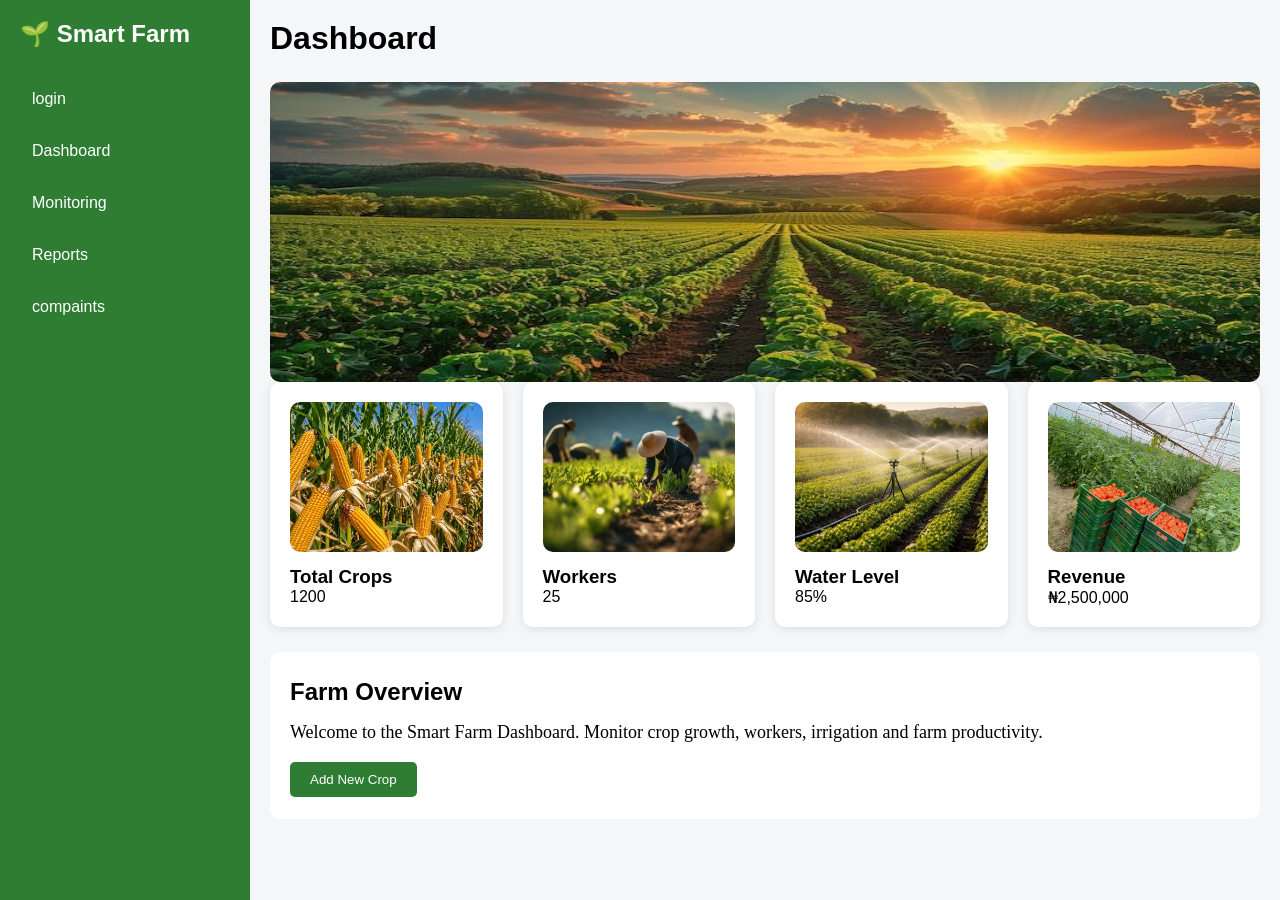
<file: index.html>
<!DOCTYPE html>
<html lang="en">
<head>
<meta charset="UTF-8">
<meta name="viewport" content="width=device-width, initial-scale=1.0">
<title>Smart Farm Dashboard</title>
<link rel="stylesheet" href="style.css">
</head>
<body>

<div class="container">

    <aside class="sidebar">
        <h2>🌱 Smart Farm</h2>
<a href="login.html">login</a>
        <a href="index.html">Dashboard</a>
        <a href="monitoring.html">Monitoring</a>
        <a href="reports.html">Reports</a>
        <a href="complaints.html">compaints</a>
    </aside>

    <main class="main-content">

        <header>
            <button class="menu-btn" onclick="toggleMenu()">☰</button>
            <h1>Dashboard</h1>
        </header>

        <div class="hero">
            <img src="images/farm-banner.jpg" alt="Farm Banner">
        </div>

        <div class="cards">

            <div class="card">
                <img src="images/maize.jpg" alt="">
                <h3>Total Crops</h3>
                <p>1200</p>
            </div>

            <div class="card">
                <img src="images/workers.jpg" alt="">
                <h3>Workers</h3>
                <p>25</p>
            </div>

            <div class="card">
                <img src="images/water.jpg" alt="">
                <h3>Water Level</h3>
                <p>85%</p>
            </div>

            <div class="card">
                <img src="images/revenue.jpg" alt="">
                <h3>Revenue</h3>
                <p>₦2,500,000</p>
            </div>

        </div>

        <section class="overview">
            <h1>Farm Overview</h1>

            <p style="font-family: Cambria, Cochin, Georgia, Times, 'Times New Roman', serif; font-size: large;">
                Welcome to the Smart Farm Dashboard.
                Monitor crop growth, workers,
                irrigation and farm productivity.
            </p>

            <button onclick="openModal()">
                Add New Crop
            </button>
        </section>

    </main>

</div>

<div class="modal" id="modal">

<div class="modal-content">

<span class="close" onclick="closeModal()">&times;</span>

<h2>Add New Crop</h2>

<input type="text" placeholder="Crop Name">

<input type="number" placeholder="Quantity">

<button>Save</button>

</div>

</div>

<script src="script.js"></script>

</body>
</html>
</file>
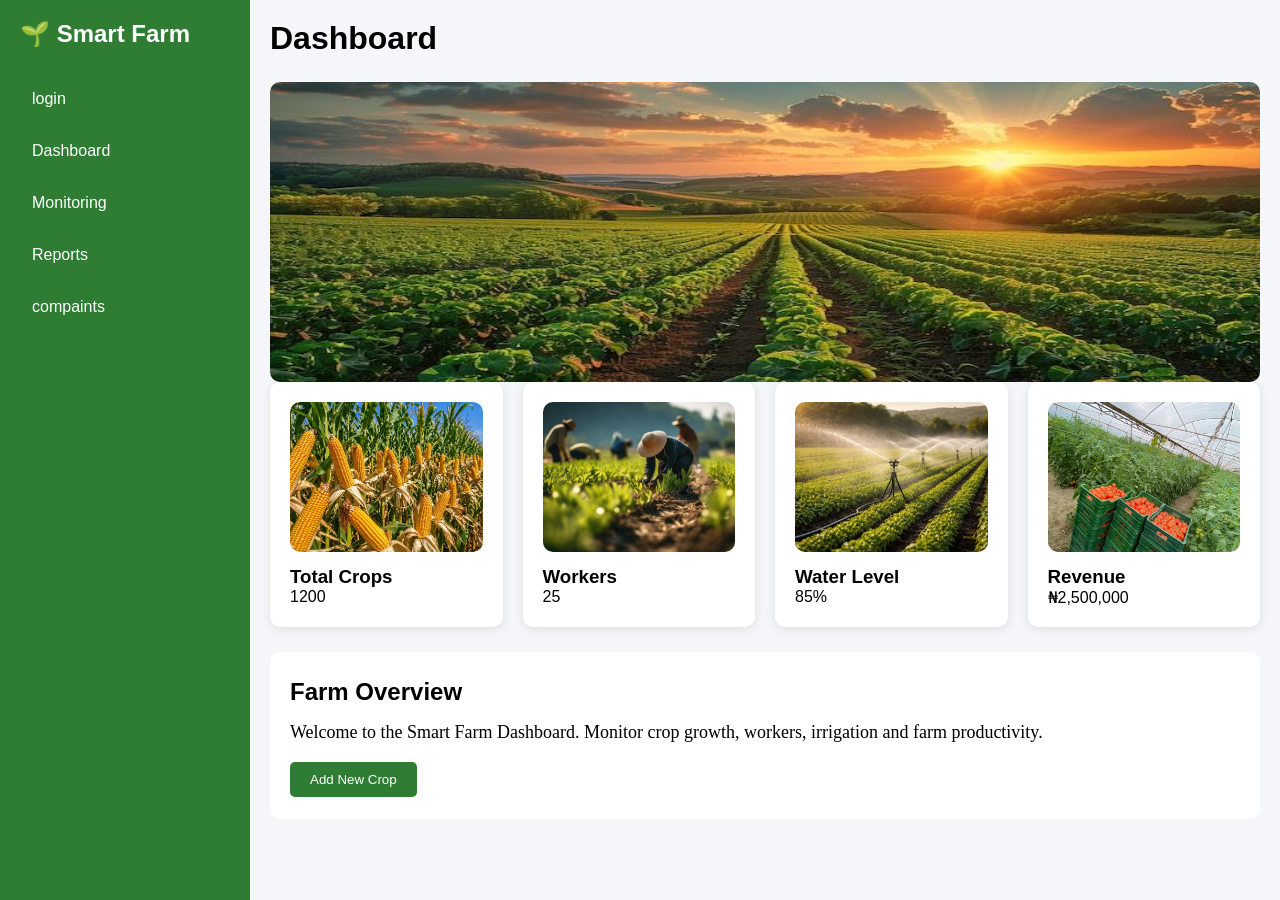
<file: smart-farm-project/index.html>
<!DOCTYPE html>
<html lang="en">
<head>
<meta charset="UTF-8">
<meta name="viewport" content="width=device-width, initial-scale=1.0">
<title>Smart Farm Dashboard</title>
<link rel="stylesheet" href="css/style.css">
</head>
<body>

<div class="container">

    <aside class="sidebar">
        <h2>🌱 Smart Farm</h2>
<a href="login.html">login</a>
        <a href="index.html">Dashboard</a>
        <a href="monitoring.html">Monitoring</a>
        <a href="reports.html">Reports</a>
        <a href="complaints.html">compaints</a>
    </aside>

    <main class="main-content">

        <header>
            <button class="menu-btn" onclick="toggleMenu()">☰</button>
            <h1>Dashboard</h1>
        </header>

        <div class="hero">
            <img src="images/farm-banner.jpg" alt="Farm Banner">
        </div>

        <div class="cards">

            <div class="card">
                <img src="images/maize.jpg" alt="">
                <h3>Total Crops</h3>
                <p>1200</p>
            </div>

            <div class="card">
                <img src="images/workers.jpg" alt="">
                <h3>Workers</h3>
                <p>25</p>
            </div>

            <div class="card">
                <img src="images/water.jpg" alt="">
                <h3>Water Level</h3>
                <p>85%</p>
            </div>

            <div class="card">
                <img src="images/revenue.jpg" alt="">
                <h3>Revenue</h3>
                <p>₦2,500,000</p>
            </div>

        </div>

        <section class="overview">
            <h1>Farm Overview</h1>

            <p style="font-family: Cambria, Cochin, Georgia, Times, 'Times New Roman', serif; font-size: large;">
                Welcome to the Smart Farm Dashboard.
                Monitor crop growth, workers,
                irrigation and farm productivity.
            </p>

            <button onclick="openModal()">
                Add New Crop
            </button>
        </section>

    </main>

</div>

<div class="modal" id="modal">

<div class="modal-content">

<span class="close" onclick="closeModal()">&times;</span>

<h2>Add New Crop</h2>

<input type="text" placeholder="Crop Name">

<input type="number" placeholder="Quantity">

<button>Save</button>

</div>

</div>

<script src="js/script.js"></script>

</body>
</html>
</file>
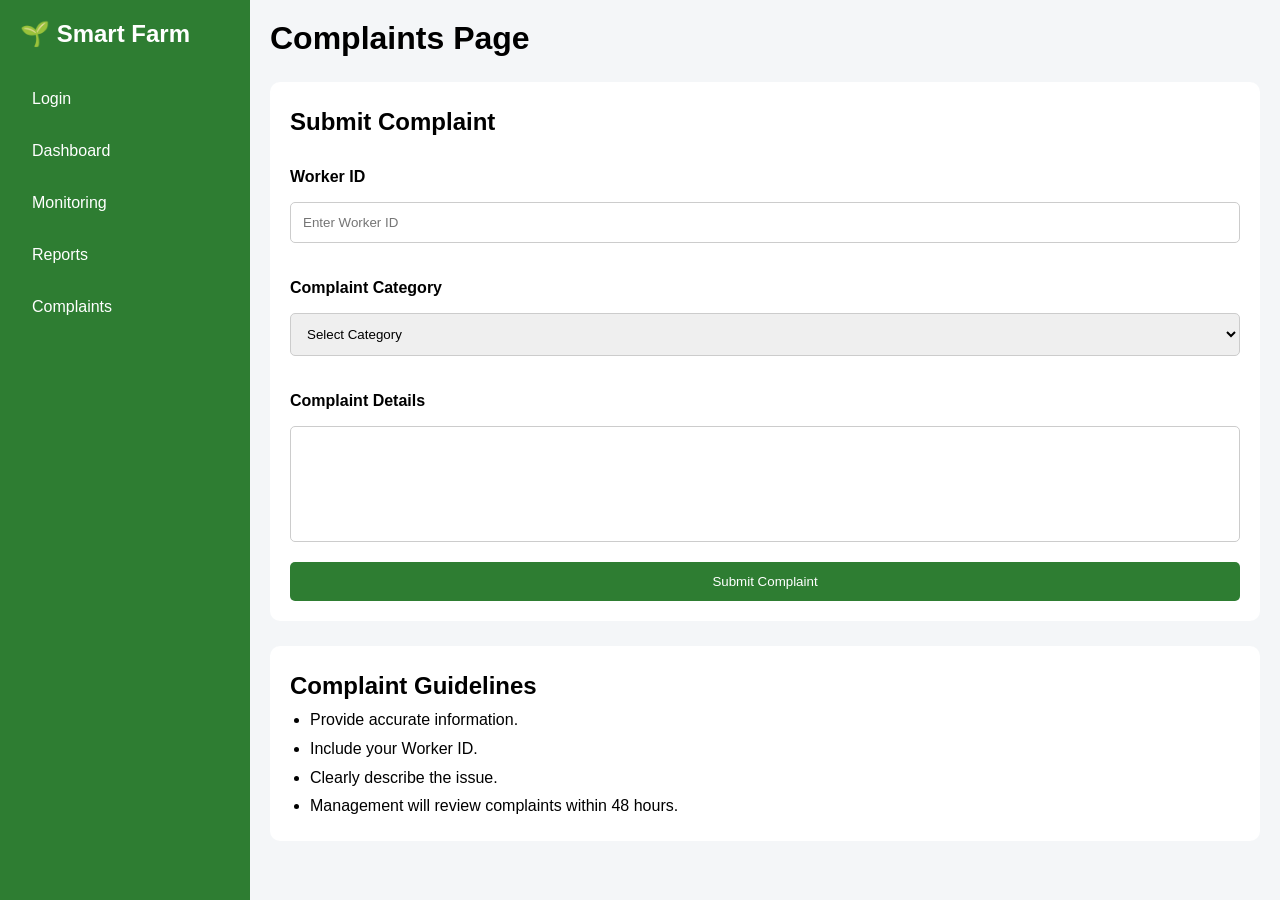
<file: complaints.html>
<!DOCTYPE html>
<html lang="en">

<head>
    <meta charset="UTF-8">
    <meta name="viewport" content="width=device-width, initial-scale=1.0">
    <title>Complaints - Smart Farm Dashboard</title>

    <link rel="stylesheet" href="style.css">
</head>

<body>

    <div class="container">

        <!-- Sidebar -->

        <aside class="sidebar">

            <h2>🌱 Smart Farm</h2>

<a href="login.html">Login</a>
            <a href="index.html">Dashboard</a>
            <a href="monitoring.html">Monitoring</a>
            <a href="reports.html">Reports</a>
            <a href="complaints.html">Complaints</a>

        </aside>

        <!-- Main Content -->

        <main class="main-content">

            <header>
                <h1>Complaints Page</h1>
            </header>

            <!-- Complaint Form -->

            <section class="overview">

                <h2>Submit Complaint</h2>

                <form id="complaintForm">

                    <label>Worker ID</label>

                    <input type="text" id="workerId" placeholder="Enter Worker ID" required>

                    <label>Complaint Category</label>

                    <select id="category" required>

                        <option value="">
                            Select Category
                        </option>

                        <option>
                            Equipment Failure
                        </option>

                        <option>
                            Irrigation Problem
                        </option>

                        <option>
                            Safety Concern
                        </option>

                        <option>
                            Salary Issue
                        </option>

                        <option>
                            Other
                        </option>

                    </select>

                    <label>Complaint Details</label>

                    <textarea id="details" rows="6" placeholder="Describe your complaint..." required>
                </textarea>

                    <button type="submit">

                        Submit Complaint

                    </button>

                </form>

            </section>

            <!-- Complaint Information -->

            <section class="overview complaint-info">

                <h2>Complaint Guidelines</h2>

                <ul>

                    <li>
                        Provide accurate information.
                    </li>

                    <li>
                        Include your Worker ID.
                    </li>

                    <li>
                        Clearly describe the issue.
                    </li>

                    <li>
                        Management will review complaints
                        within 48 hours.
                    </li>

                </ul>

            </section>

        </main>

    </div>

    <script src="script.js"></script>

</body>

</html>
</file>
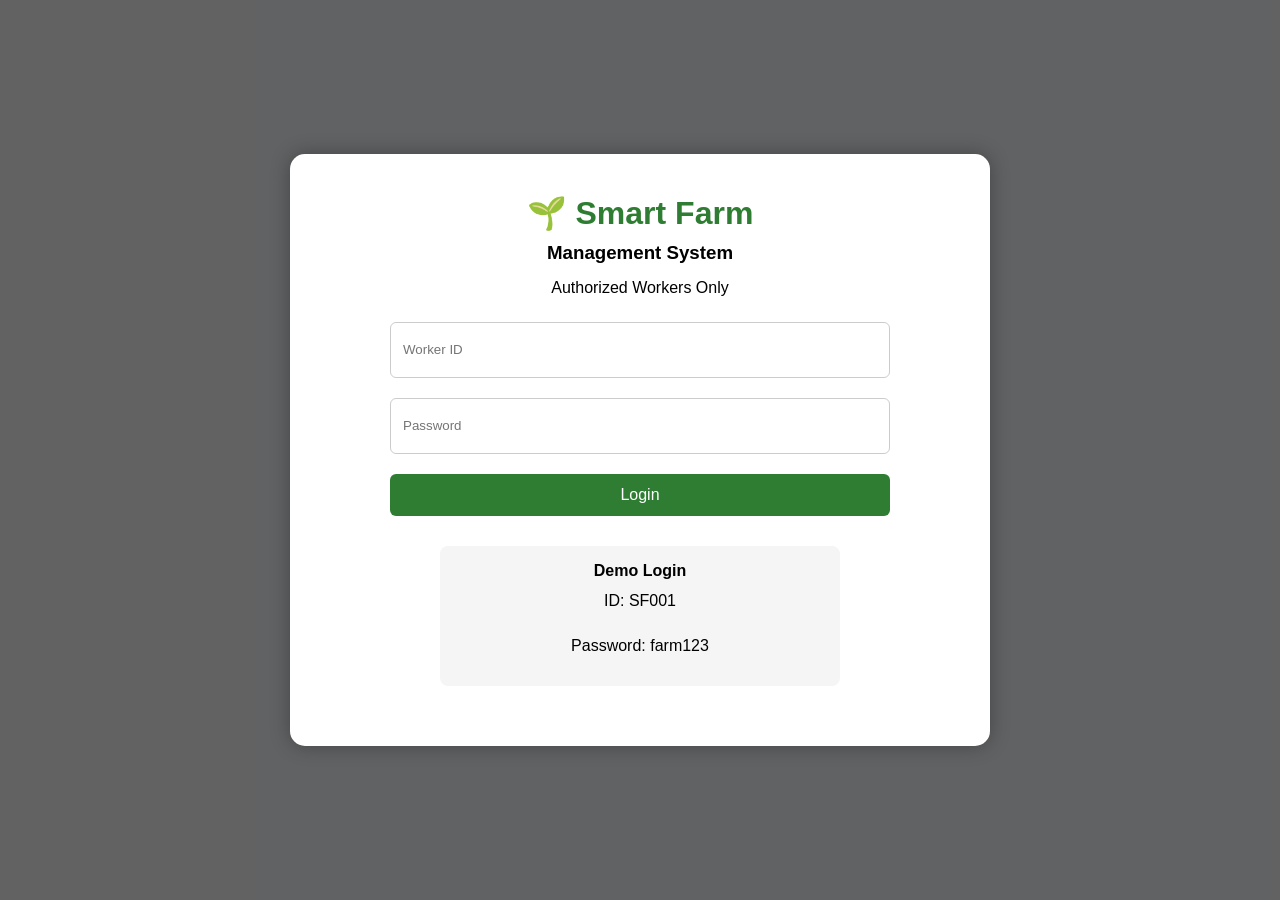
<file: login.html>
<!DOCTYPE html>
<html lang="en">
<head>
<meta charset="UTF-8">
<meta name="viewport" content="width=device-width, initial-scale=1.0">
<title>Smart Farm Management System</title>

<link rel="stylesheet" href="style.css">
</head>

<body>

<div class="login-container">

    <div class="login-overlay">

        <div class="login-box">

            <h1>🌱 Smart Farm</h1>

            <h3>Management System</h3>

            <p>
                Authorized Workers Only
            </p>

            <form id="loginForm">

                <input
                type="text"
                id="workerId"
                placeholder="Worker ID"
                required>

                <input
                type="password"
                id="password"
                placeholder="Password"
                required>

                <button type="submit">
                    Login
                </button>

            </form>

            <div class="sample-login">

                <h4>Demo Login</h4>

                <p>ID: SF001</p>

                <p>Password: farm123</p>

            </div>

        </div>

    </div>

</div>

<script src="script.js"></script>

</body>
</html>
</file>
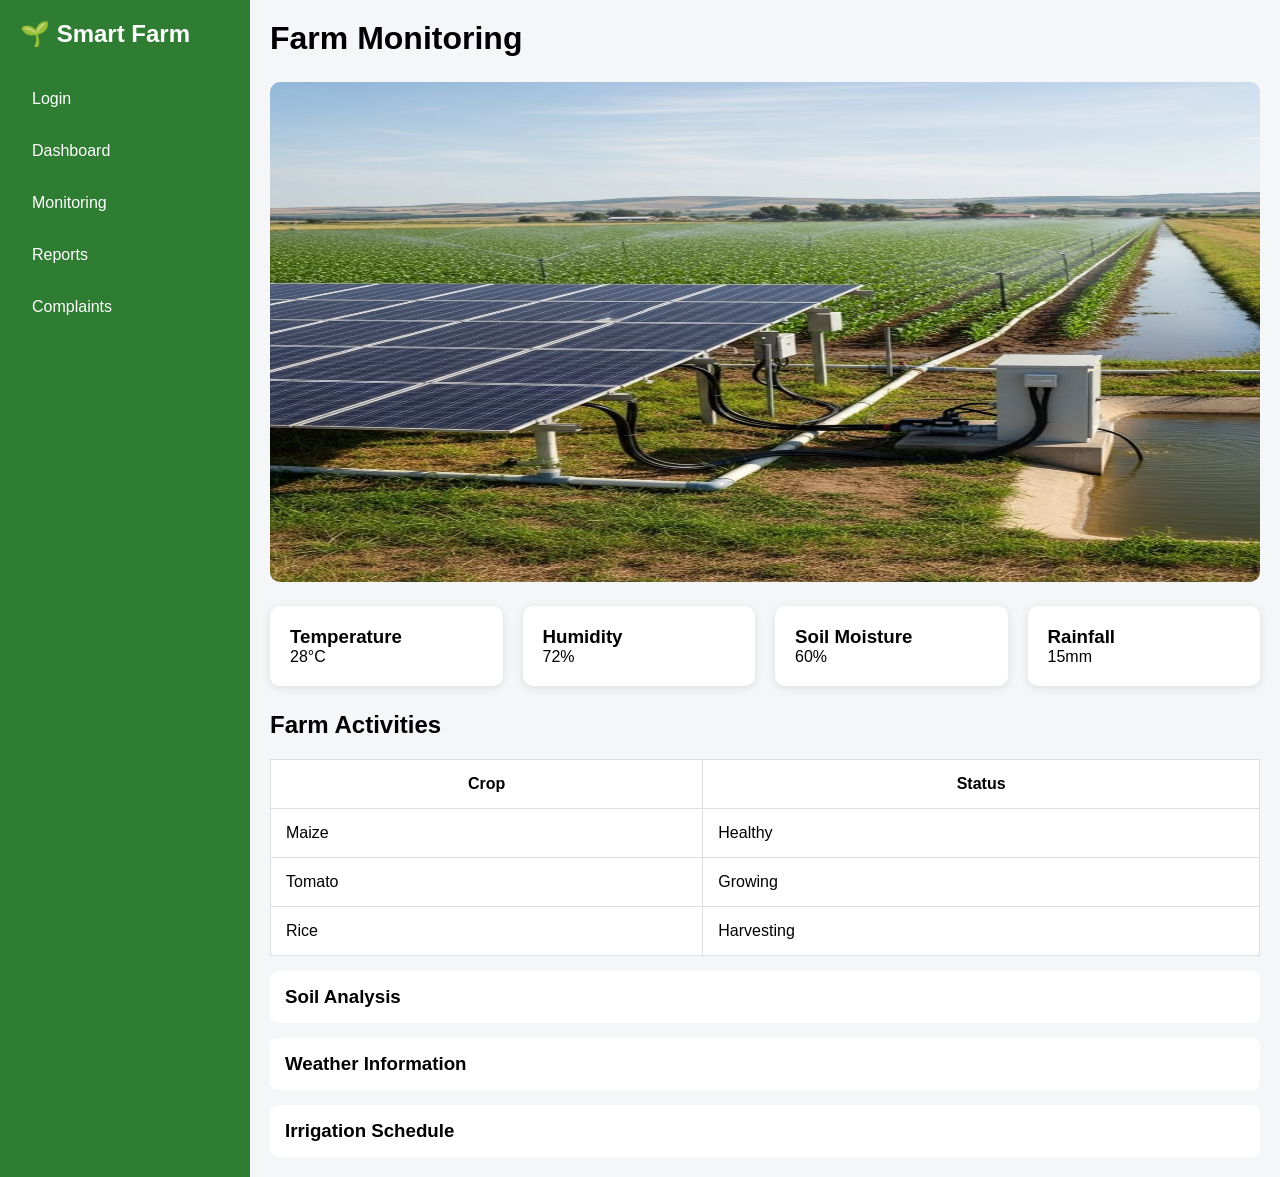
<file: monitoring.html>
<!DOCTYPE html>
<html lang="en">
<head>
<meta charset="UTF-8">
<meta name="viewport" content="width=device-width, initial-scale=1.0">
<title>Farm Monitoring</title>
<link rel="stylesheet" href="style.css">
</head>
<body>

<div class="container">

<aside class="sidebar">

<h2>🌱 Smart Farm</h2>

<a href="login.html">Login</a>
<a href="dashboard.html">Dashboard</a>
<a href="monitoring.html">Monitoring</a>
<a href="reports.html">Reports</a>

<a href="complaints.html">Complaints</a>
</aside>

<main class="main-content">

<header>
<button class="menu-btn" onclick="toggleMenu()">☰</button>
<h1>Farm Monitoring</h1>
</header>

<div class="monitoring-image">
<img src="images/irrigation.jpg" alt="">
</div>

<div class="cards">

<div class="card">
<h3>Temperature</h3>
<p>28°C</p>
</div>

<div class="card">
<h3>Humidity</h3>
<p>72%</p>
</div>

<div class="card">
<h3>Soil Moisture</h3>
<p>60%</p>
</div>

<div class="card">
<h3>Rainfall</h3>
<p>15mm</p>
</div>

</div>

<h2>Farm Activities</h2>

<table>

<tr>
<th>Crop</th>
<th>Status</th>
</tr>

<tr>
<td>Maize</td>
<td>Healthy</td>
</tr>

<tr>
<td>Tomato</td>
<td>Growing</td>
</tr>

<tr>
<td>Rice</td>
<td>Harvesting</td>
</tr>

</table>

<div class="accordion">
<h3>Soil Analysis</h3>
<div class="panel">
<p>Nutrient level is healthy.</p>
</div>
</div>

<div class="accordion">
<h3>Weather Information</h3>
<div class="panel">
<p>Rain expected within 48 hours.</p>
</div>
</div>

<div class="accordion">
<h3>Irrigation Schedule</h3>
<div class="panel">
<p>Irrigation starts daily at 6:00 AM.</p>
</div>
</div>

</main>

</div>

<script src="script.js"></script>

</body>
</html>
</file>
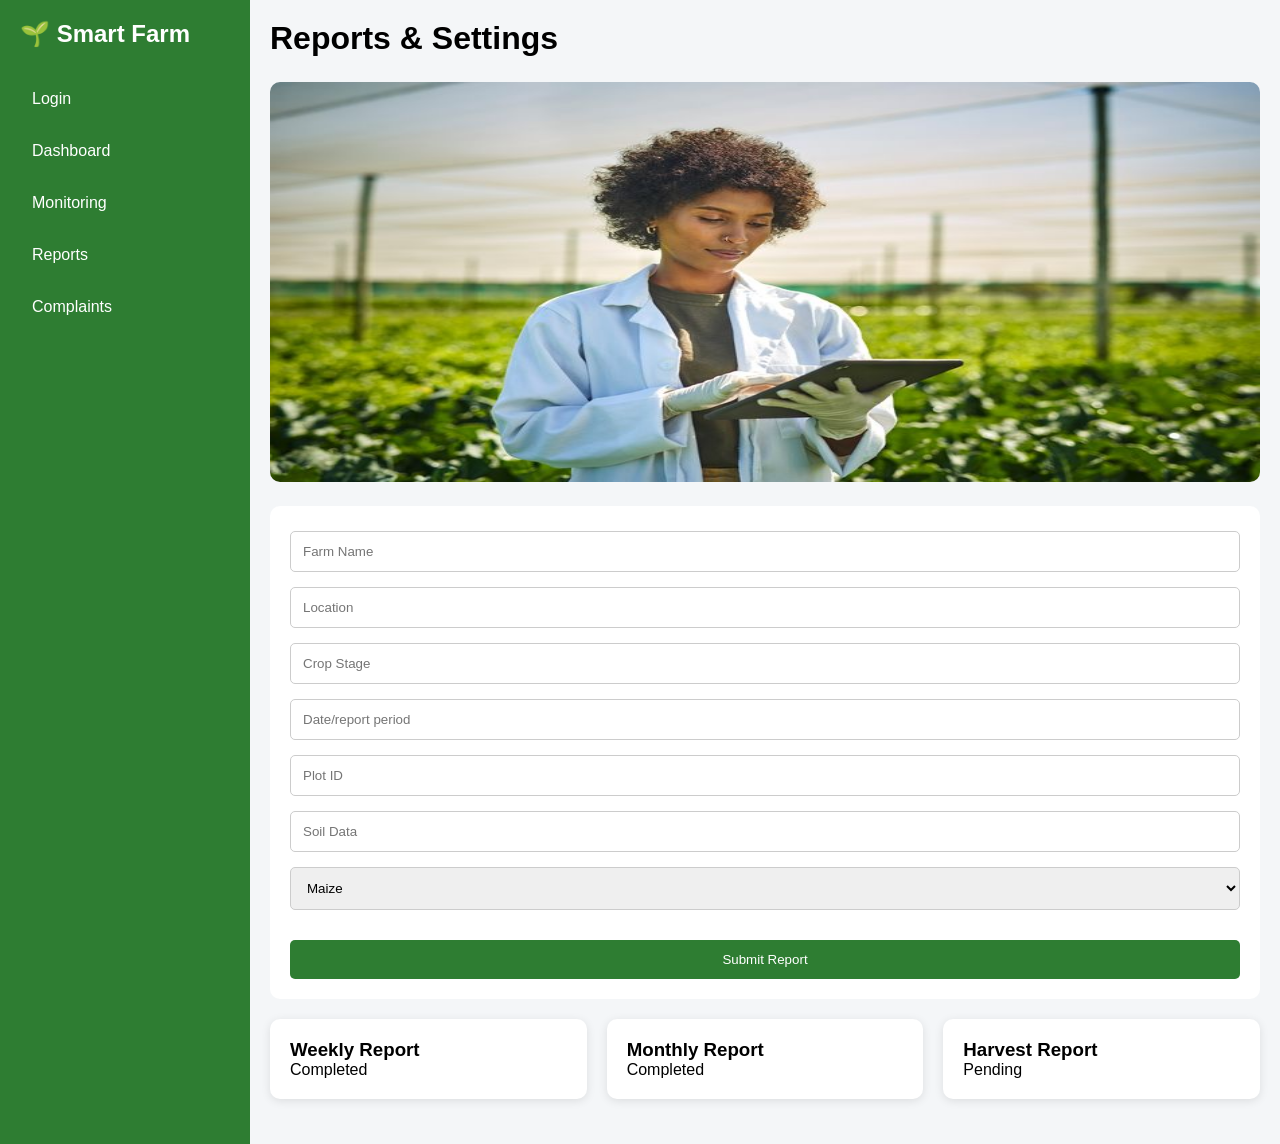
<file: reports.html>
<!DOCTYPE html>
<html lang="en">
<head>
<meta charset="UTF-8">
<meta name="viewport" content="width=device-width, initial-scale=1.0">
<title>Farm Reports</title>
<link rel="stylesheet" href="style.css">
</head>
<body>

<div class="container">

<aside class="sidebar">

<h2>🌱 Smart Farm</h2>

<a href="login.html">Login</a>
<a href="index.html">Dashboard</a>
<a href="monitoring.html">Monitoring</a>
  
<a href="report.html">Reports</a>
<a href="complaints.html">Complaints</a>

</aside>

<main class="main-content">

<header>
<button class="menu-btn" onclick="toggleMenu()">☰</button>
<h1>Reports & Settings</h1>
</header>

<div class="report-banner">
<img src="images/farmer.jpg" alt="">
</div>

<form class="report-form">

<input type="text" placeholder="Farm Name">

<input type="text" placeholder="Location">
<input type="text" placeholder="Crop Stage">
<input type="text" placeholder="Date/report period ">
<input type="text" placeholder="Plot ID">
<input type="text" placeholder="Soil Data">

<select>
<option>Maize</option>
<option>Rice</option>
<option>Tomato</option>
<option>Cassava</option>
<option>Peppers</option>
<option>Carrot</option>
<option>Yam</option>
</select>

<button type="submit">
Submit Report
</button>

</form>

<div class="cards">

<div class="card">
<h3>Weekly Report</h3>
<p>Completed</p>
</div>

<div class="card">
<h3>Monthly Report</h3>
<p>Completed</p>
</div>

<div class="card">
<h3>Harvest Report</h3>
<p>Pending</p>
</div>

</div>

</main>

</div>

<script src="script.js"></script>

</body>
</html>
</file>
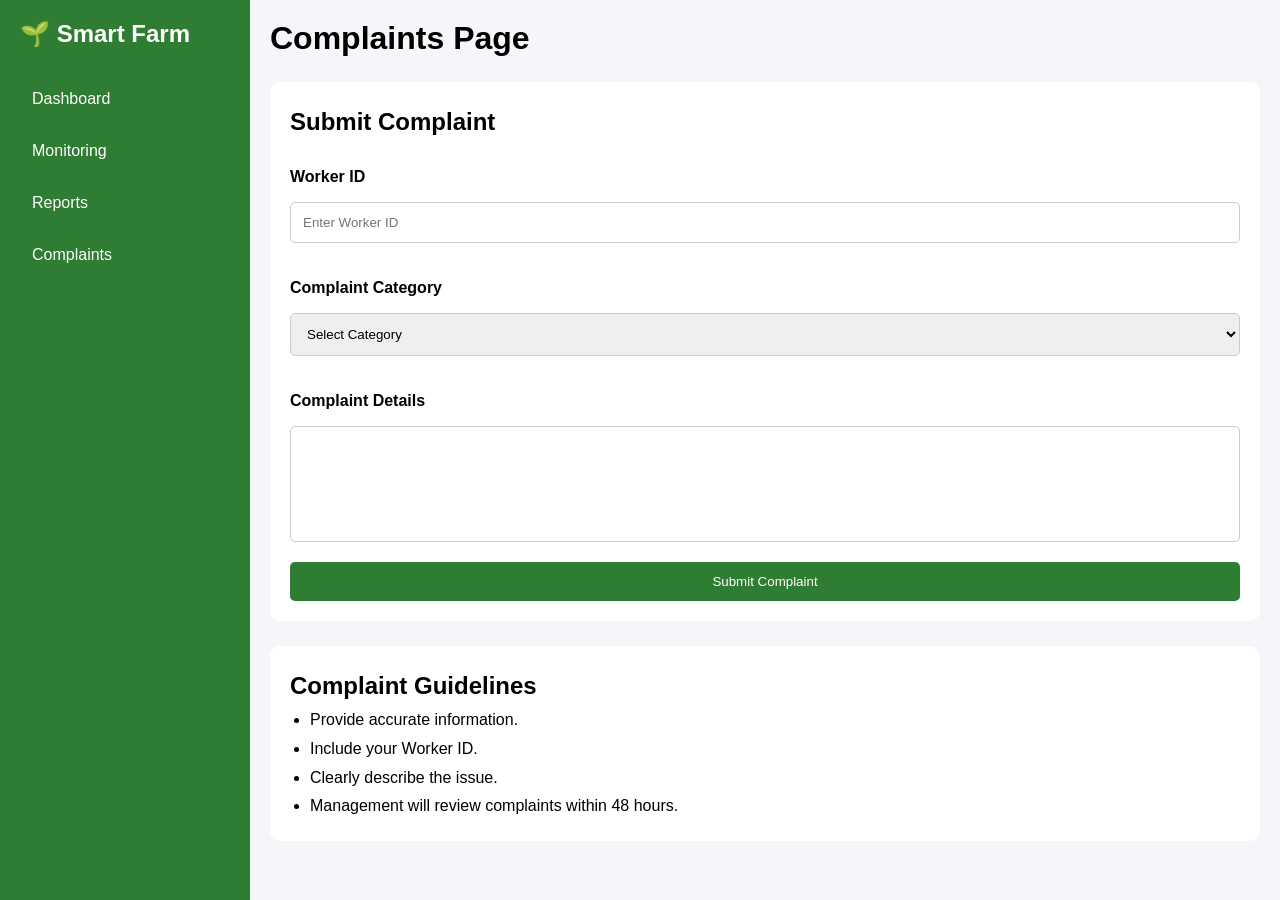
<file: smart-farm-project/complaints.html>
<!DOCTYPE html>
<html lang="en">

<head>
    <meta charset="UTF-8">
    <meta name="viewport" content="width=device-width, initial-scale=1.0">
    <title>Complaints - Smart Farm Dashboard</title>

    <link rel="stylesheet" href="css/style.css">
</head>

<body>

    <div class="container">

        <!-- Sidebar -->

        <aside class="sidebar">

            <h2>🌱 Smart Farm</h2>

            <a href="index.html">Dashboard</a>
            <a href="monitoring.html">Monitoring</a>
            <a href="reports.html">Reports</a>
            <a href="complaints.html">Complaints</a>

        </aside>

        <!-- Main Content -->

        <main class="main-content">

            <header>
                <h1>Complaints Page</h1>
            </header>

            <!-- Complaint Form -->

            <section class="overview">

                <h2>Submit Complaint</h2>

                <form id="complaintForm">

                    <label>Worker ID</label>

                    <input type="text" id="workerId" placeholder="Enter Worker ID" required>

                    <label>Complaint Category</label>

                    <select id="category" required>

                        <option value="">
                            Select Category
                        </option>

                        <option>
                            Equipment Failure
                        </option>

                        <option>
                            Irrigation Problem
                        </option>

                        <option>
                            Safety Concern
                        </option>

                        <option>
                            Salary Issue
                        </option>

                        <option>
                            Other
                        </option>

                    </select>

                    <label>Complaint Details</label>

                    <textarea id="details" rows="6" placeholder="Describe your complaint..." required>
                </textarea>

                    <button type="submit">

                        Submit Complaint

                    </button>

                </form>

            </section>

            <!-- Complaint Information -->

            <section class="overview complaint-info">

                <h2>Complaint Guidelines</h2>

                <ul>

                    <li>
                        Provide accurate information.
                    </li>

                    <li>
                        Include your Worker ID.
                    </li>

                    <li>
                        Clearly describe the issue.
                    </li>

                    <li>
                        Management will review complaints
                        within 48 hours.
                    </li>

                </ul>

            </section>

        </main>

    </div>

    <script src="js/script.js"></script>

</body>

</html>
</file>
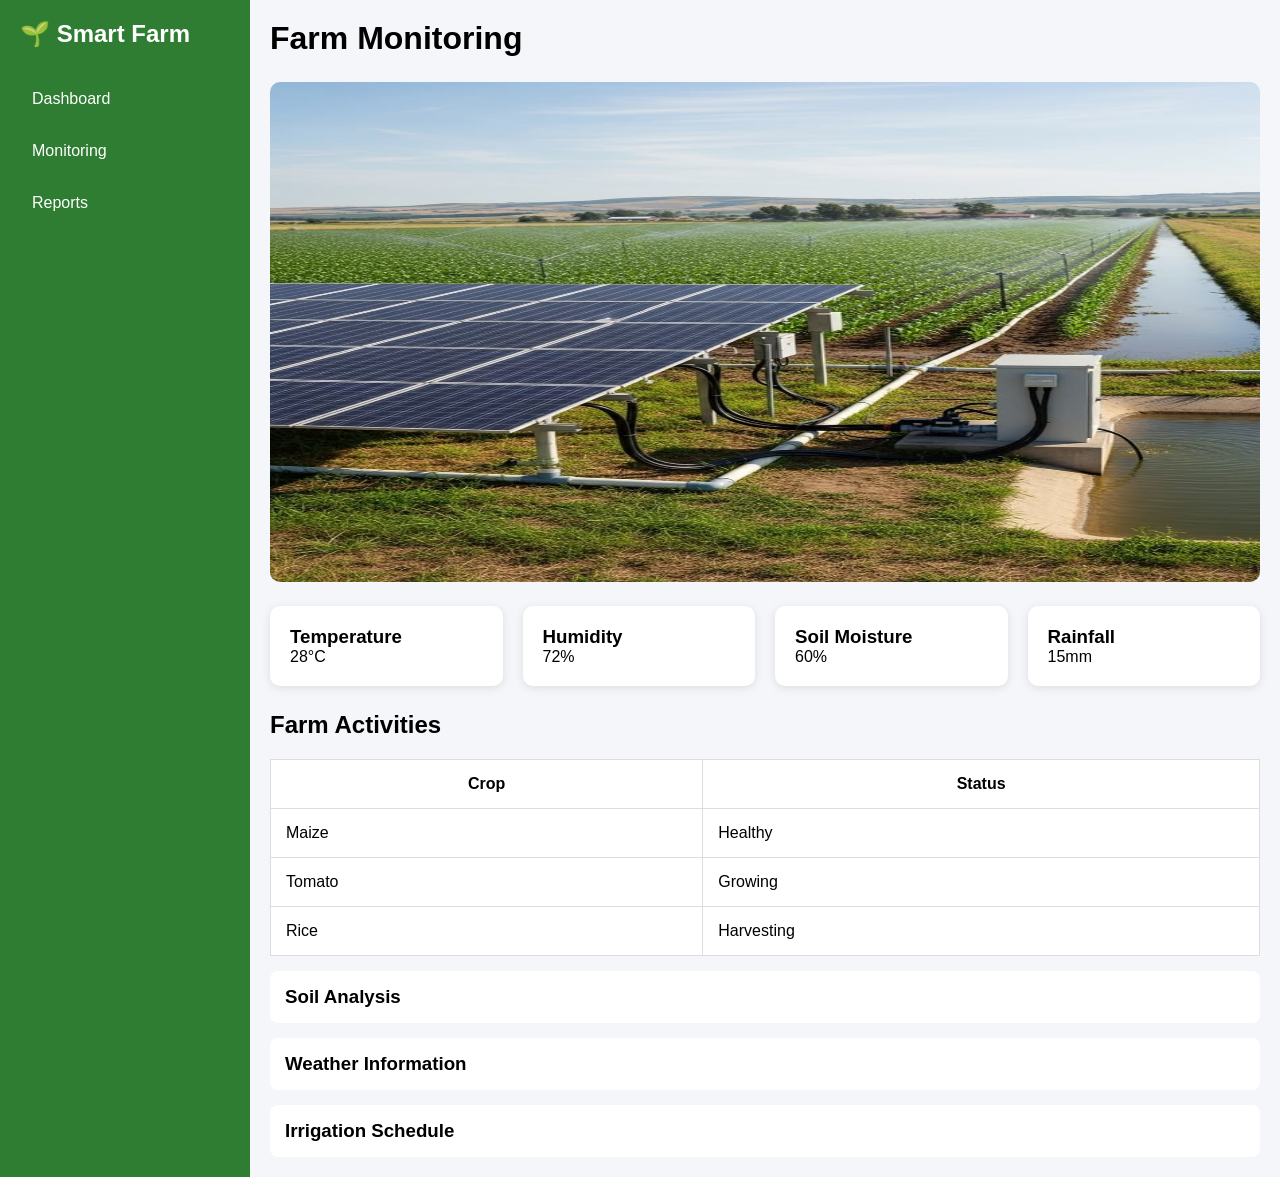
<file: smart-farm-project/monitoring.html>
<!DOCTYPE html>
<html lang="en">
<head>
<meta charset="UTF-8">
<meta name="viewport" content="width=device-width, initial-scale=1.0">
<title>Farm Monitoring</title>
<link rel="stylesheet" href="css/style.css">
</head>
<body>

<div class="container">

<aside class="sidebar">

<h2>🌱 Smart Farm</h2>

<a href="index.html">Dashboard</a>
<a href="monitoring.html">Monitoring</a>
<a href="reports.html">Reports</a>

</aside>

<main class="main-content">

<header>
<button class="menu-btn" onclick="toggleMenu()">☰</button>
<h1>Farm Monitoring</h1>
</header>

<div class="monitoring-image">
<img src="images/irrigation.jpg" alt="">
</div>

<div class="cards">

<div class="card">
<h3>Temperature</h3>
<p>28°C</p>
</div>

<div class="card">
<h3>Humidity</h3>
<p>72%</p>
</div>

<div class="card">
<h3>Soil Moisture</h3>
<p>60%</p>
</div>

<div class="card">
<h3>Rainfall</h3>
<p>15mm</p>
</div>

</div>

<h2>Farm Activities</h2>

<table>

<tr>
<th>Crop</th>
<th>Status</th>
</tr>

<tr>
<td>Maize</td>
<td>Healthy</td>
</tr>

<tr>
<td>Tomato</td>
<td>Growing</td>
</tr>

<tr>
<td>Rice</td>
<td>Harvesting</td>
</tr>

</table>

<div class="accordion">
<h3>Soil Analysis</h3>
<div class="panel">
<p>Nutrient level is healthy.</p>
</div>
</div>

<div class="accordion">
<h3>Weather Information</h3>
<div class="panel">
<p>Rain expected within 48 hours.</p>
</div>
</div>

<div class="accordion">
<h3>Irrigation Schedule</h3>
<div class="panel">
<p>Irrigation starts daily at 6:00 AM.</p>
</div>
</div>

</main>

</div>

<script src="js/script.js"></script>

</body>
</html>
</file>
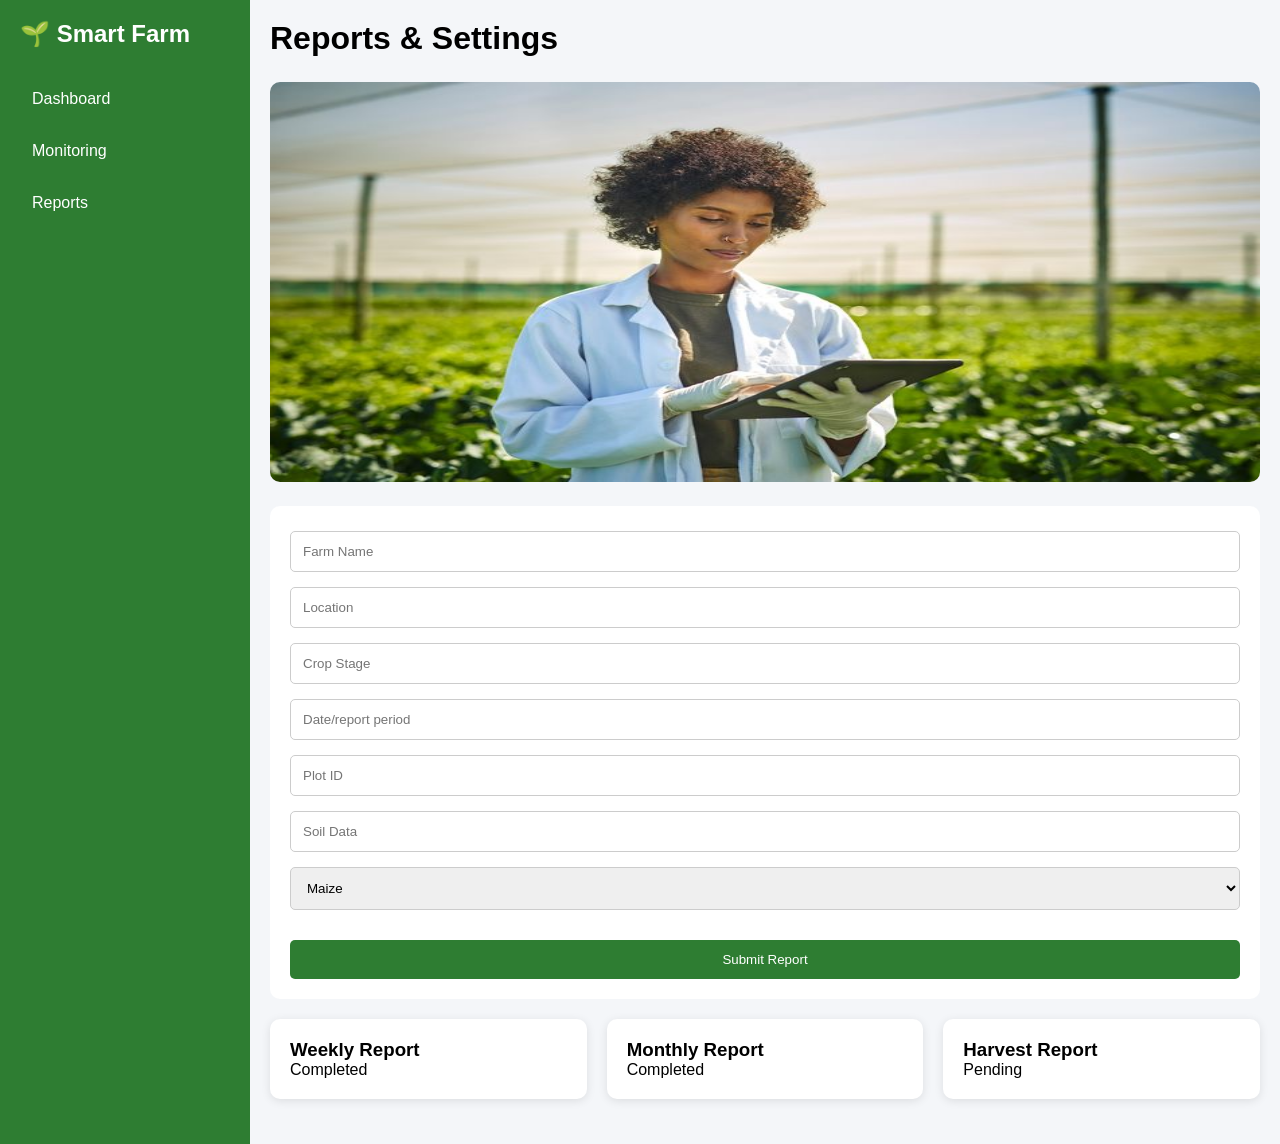
<file: smart-farm-project/reports.html>
<!DOCTYPE html>
<html lang="en">
<head>
<meta charset="UTF-8">
<meta name="viewport" content="width=device-width, initial-scale=1.0">
<title>Farm Reports</title>
<link rel="stylesheet" href="css/style.css">
</head>
<body>

<div class="container">

<aside class="sidebar">

<h2>🌱 Smart Farm</h2>

<a href="index.html">Dashboard</a>
<a href="monitoring.html">Monitoring</a>
<a href="reports.html">Reports</a>

</aside>

<main class="main-content">

<header>
<button class="menu-btn" onclick="toggleMenu()">☰</button>
<h1>Reports & Settings</h1>
</header>

<div class="report-banner">
<img src="images/farmer.jpg" alt="">
</div>

<form class="report-form">

<input type="text" placeholder="Farm Name">

<input type="text" placeholder="Location">
<input type="text" placeholder="Crop Stage">
<input type="text" placeholder="Date/report period ">
<input type="text" placeholder="Plot ID">
<input type="text" placeholder="Soil Data">

<select>
<option>Maize</option>
<option>Rice</option>
<option>Tomato</option>
<option>Cassava</option>
<option>Peppers</option>
<option>Carrot</option>
<option>Yam</option>
</select>

<button type="submit">
Submit Report
</button>

</form>

<div class="cards">

<div class="card">
<h3>Weekly Report</h3>
<p>Completed</p>
</div>

<div class="card">
<h3>Monthly Report</h3>
<p>Completed</p>
</div>

<div class="card">
<h3>Harvest Report</h3>
<p>Pending</p>
</div>

</div>

</main>

</div>

<script src="js/script.js"></script>

</body>
</html>
</file>
<file: style.css>
*{
margin:0;
padding:0;
box-sizing:border-box;
font-family:Arial,sans-serif;
}

body{
background:#f4f6f9;
}

.container{
display:flex;
min-height:100vh;
}

.sidebar{
width:250px;
background:#2e7d32;
color:white;
padding:20px;
}

.sidebar h2{
margin-bottom:30px;
}

.sidebar a{
display:block;
color:white;
text-decoration:none;
padding:12px;
margin-bottom:10px;
border-radius:5px;
}

.sidebar a:hover{
background:#;
}

.main-content{
flex:1;
padding:20px;
}

header{
display:flex;
align-items:center;
gap:15px;
margin-bottom:25px;
}

.cards{
display:grid;
grid-template-columns:repeat(auto-fit,minmax(220px,1fr));
gap:20px;
margin-bottom:25px;
}

.card{
background:white;
padding:20px;
border-radius:10px;
box-shadow:0 2px 10px rgba(0,0,0,0.1);
transition:0.3s;
}

.card:hover{
transform:translateY(-5px);
}

.overview{
background:white;
padding:20px;
border-radius:10px;
line-height: 40px;
}

button{
padding:10px 20px;
border:none;
background:#2e7d32;
color:white;
cursor:pointer;
border-radius:5px;
margin-top:10px;
}

button:hover{
background:#1b5e20;
}

.modal{
display:none;
justify-content:center;
align-items:center;
position:fixed;
top:0;
left:0;
width:100%;
height:100%;
background:rgba(0,0,0,0.5);
}

.modal-content{
background:white;
padding:30px;
width:300px;
border-radius:10px;
position:relative;
}

.close{
position:absolute;
right:15px;
top:10px;
font-size:25px;
cursor:pointer;
}

input,
select{
width:100%;
padding:10px;
margin:10px 0;
}

table{
width:100%;
background:white;
margin-top:20px;
border-collapse:collapse;
}

table th,
table td{
padding:15px;
border:1px solid #ddd;
}

.accordion{
background:white;
padding:15px;
margin-top:15px;
cursor:pointer;
border-radius:8px;
}

.panel{
display:none;
padding-top:10px;
}

.report-form{
background:white;
padding:20px;
border-radius:10px;
margin-bottom:20px;
}

.menu-btn{
display:none;
}

@media(max-width:768px){

.sidebar{
position:fixed;
left:-250px;
height:100%;
transition:0.3s;
z-index:1000;
}

.sidebar.show{
left:0;
}

.menu-btn{
display:block;
}

.container{
display:block;
}

}
.hero{
    height: 300px;
}
.hero img{
width:100%;
height:100%;

border-radius:10px;
margin-bottom:20px;
}

.card img{
width:100%;
height:150px;
object-fit:cover;
border-radius:10px;
margin-bottom:10px;
}

.monitoring-image img{
width:100%;
height:500px;

border-radius:10px;
margin-bottom:20px;
}

.report-banner img{
width:100%;
height:400px;

border-radius:10px;
margin-bottom:20px;
}

form{
display:flex;
flex-direction:column;
}

form label{
margin-top:15px;
font-weight:bold;
}

form input,
form select,
form textarea{

padding:12px;
margin-top:5px;
border:1px solid #ccc;
border-radius:5px;

}

form textarea{
resize:none;
}

form button{

margin-top:20px;

padding:12px;

background:#2e7d32;

color:white;

border:none;

border-radius:5px;

cursor:pointer;

}

form button:hover{

background:#1b5e20;

}

.complaint-info{

margin-top:25px;

}

.complaint-info ul{

padding-left:20px;

line-height:1.8;

}
*{
margin:0;
padding:0;
box-sizing:border-box;
font-family:Arial, Helvetica, sans-serif;
}

body{
background:#f4f6f8;
}

/* LOGIN PAGE */

.login-container{
height:100vh;
background-position:center;
}

.login-overlay{
height:100%;
display:flex;
justify-content:center;
align-items:center;
background:rgba(0,0,0,0.6);
}

.login-box{
width:700px;

background:white;
padding:40px;
border-radius:15px;
text-align:center;
box-shadow:0 0 20px rgba(0,0,0,0.3);
}

.login-box h1{
color:#2e7d32;
margin-bottom:10px;
}

.login-box h3{
margin-bottom:15px;
}

.login-box p{
margin-bottom:15px;
}

.login-box input{
width:500px;
padding:12px;
margin:10px auto;
border:1px solid #ccc;
border-radius:6px;
    line-height:30px;
        diplay:block;
    
}

.login-box button{
width:500px;
padding:12px;
background:#2e7d32;
color:white;
border:none;
border-radius:6px;
cursor:pointer;
font-size:16px;
    diplay:block;
    margin:10px auto;
}

.login-box button:hover{
background:#1b5e20;
}

.sample-login{
margin:20px auto;
background:#f5f5f5;
padding:10px;
border-radius:8px;
    line-height:30px;
    width:400px;
    
}

/* COMMON COLORS */

:root{
--green:#2e7d32;
--darkgreen:#1b5e20;
--light:#f4f6f8;
--white:#ffffff;
--shadow:0 2px 10px rgba(0,0,0,0.1);
}
</file>
<file: smart-farm-project/css/style.css>
*{
margin:0;
padding:0;
box-sizing:border-box;
font-family:Arial,sans-serif;
}

body{
background:#f4f6f9;
}

.container{
display:flex;
min-height:100vh;
}

.sidebar{
width:250px;
background:#2e7d32;
color:white;
padding:20px;
}

.sidebar h2{
margin-bottom:30px;
}

.sidebar a{
display:block;
color:white;
text-decoration:none;
padding:12px;
margin-bottom:10px;
border-radius:5px;
}

.sidebar a:hover{
background:#1b5e20;
}

.main-content{
flex:1;
padding:20px;
}

header{
display:flex;
align-items:center;
gap:15px;
margin-bottom:25px;
}

.cards{
display:grid;
grid-template-columns:repeat(auto-fit,minmax(220px,1fr));
gap:20px;
margin-bottom:25px;
}

.card{
background:white;
padding:20px;
border-radius:10px;
box-shadow:0 2px 10px rgba(0,0,0,0.1);
transition:0.3s;
}

.card:hover{
transform:translateY(-5px);
}

.overview{
background:white;
padding:20px;
border-radius:10px;
line-height: 40px;
}

button{
padding:10px 20px;
border:none;
background:#2e7d32;
color:white;
cursor:pointer;
border-radius:5px;
margin-top:10px;
}

button:hover{
background:#1b5e20;
}

.modal{
display:none;
justify-content:center;
align-items:center;
position:fixed;
top:0;
left:0;
width:100%;
height:100%;
background:rgba(0,0,0,0.5);
}

.modal-content{
background:white;
padding:30px;
width:300px;
border-radius:10px;
position:relative;
}

.close{
position:absolute;
right:15px;
top:10px;
font-size:25px;
cursor:pointer;
}

input,
select{
width:100%;
padding:10px;
margin:10px 0;
}

table{
width:100%;
background:white;
margin-top:20px;
border-collapse:collapse;
}

table th,
table td{
padding:15px;
border:1px solid #ddd;
}

.accordion{
background:white;
padding:15px;
margin-top:15px;
cursor:pointer;
border-radius:8px;
}

.panel{
display:none;
padding-top:10px;
}

.report-form{
background:white;
padding:20px;
border-radius:10px;
margin-bottom:20px;
}

.menu-btn{
display:none;
}

@media(max-width:768px){

.sidebar{
position:fixed;
left:-250px;
height:100%;
transition:0.3s;
z-index:1000;
}

.sidebar.show{
left:0;
}

.menu-btn{
display:block;
}

.container{
display:block;
}

}
.hero{
    height: 300px;
}
.hero img{
width:100%;
height:100%;

border-radius:10px;
margin-bottom:20px;
}

.card img{
width:100%;
height:150px;
object-fit:cover;
border-radius:10px;
margin-bottom:10px;
}

.monitoring-image img{
width:100%;
height:500px;

border-radius:10px;
margin-bottom:20px;
}

.report-banner img{
width:100%;
height:400px;

border-radius:10px;
margin-bottom:20px;
}

form{
display:flex;
flex-direction:column;
}

form label{
margin-top:15px;
font-weight:bold;
}

form input,
form select,
form textarea{

padding:12px;
margin-top:5px;
border:1px solid #ccc;
border-radius:5px;

}

form textarea{
resize:none;
}

form button{

margin-top:20px;

padding:12px;

background:#2e7d32;

color:white;

border:none;

border-radius:5px;

cursor:pointer;

}

form button:hover{

background:#1b5e20;

}

.complaint-info{

margin-top:25px;

}

.complaint-info ul{

padding-left:20px;

line-height:1.8;

}
</file>
